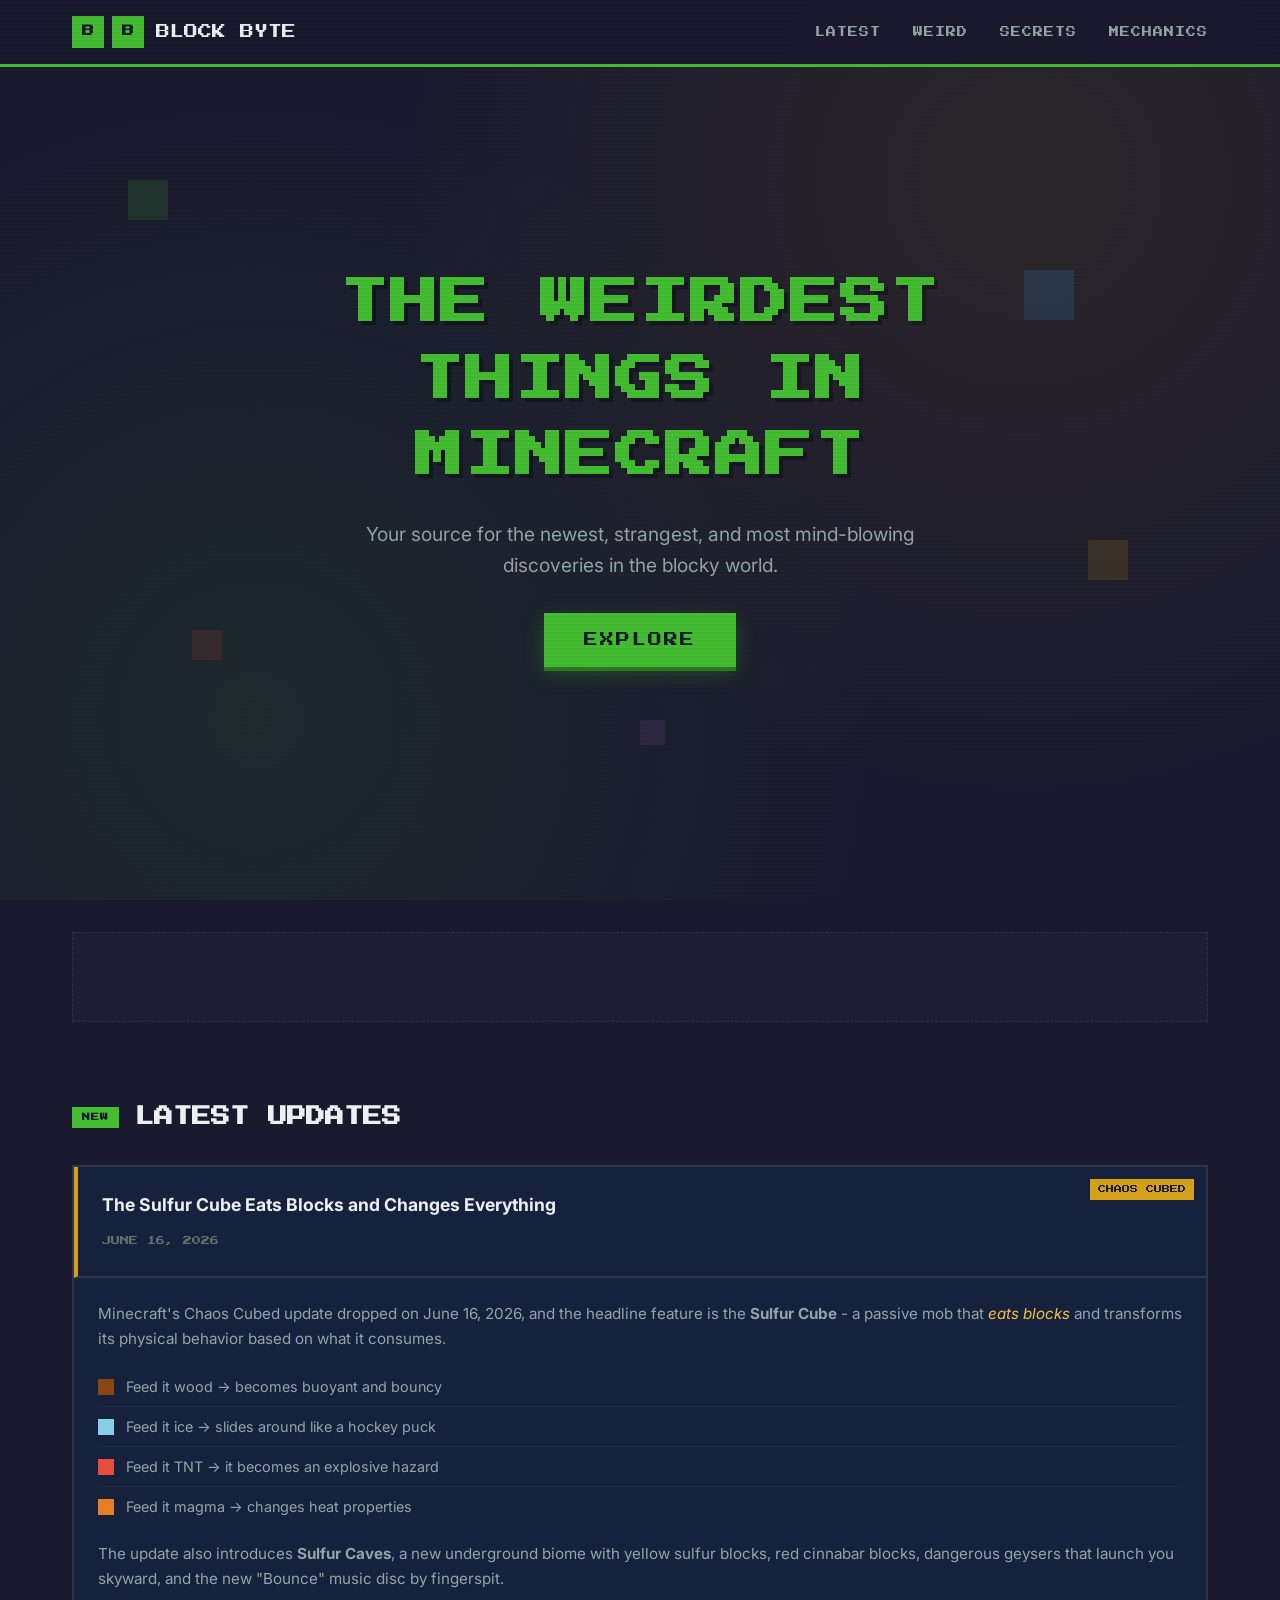
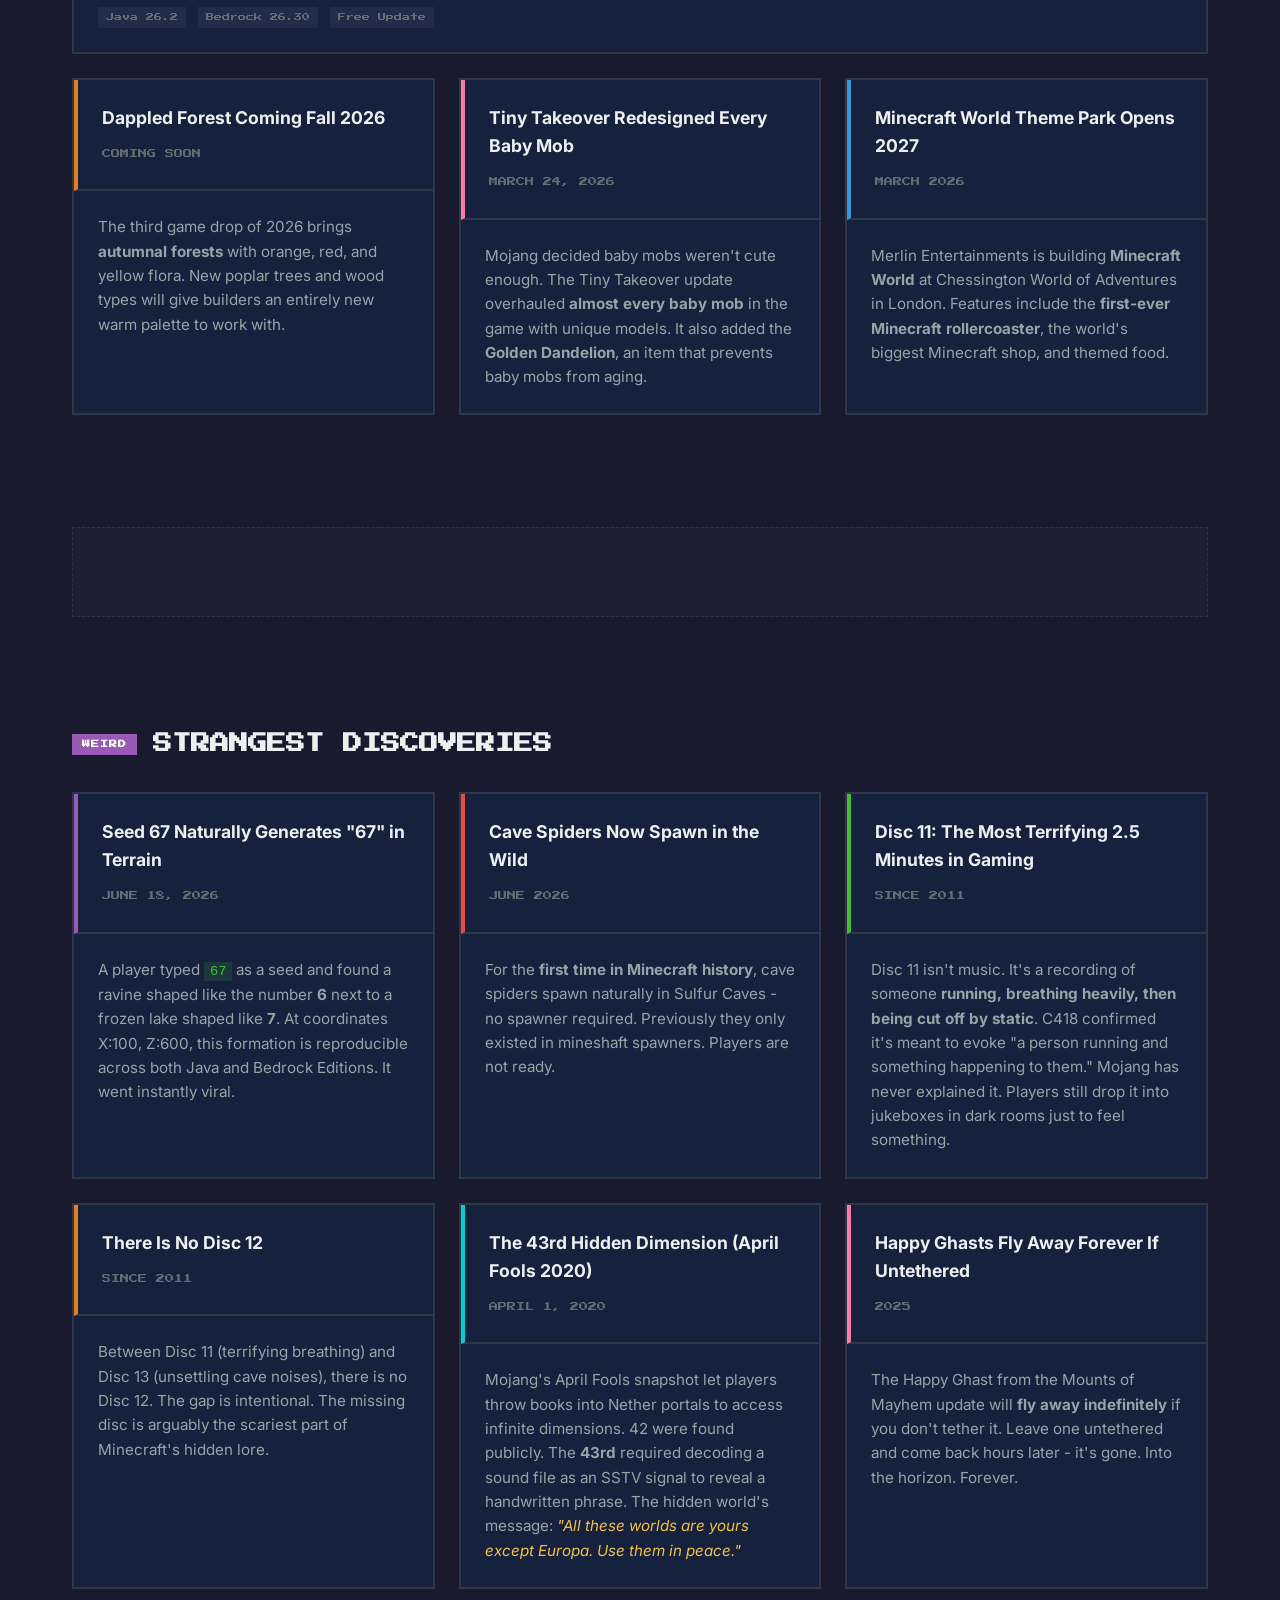
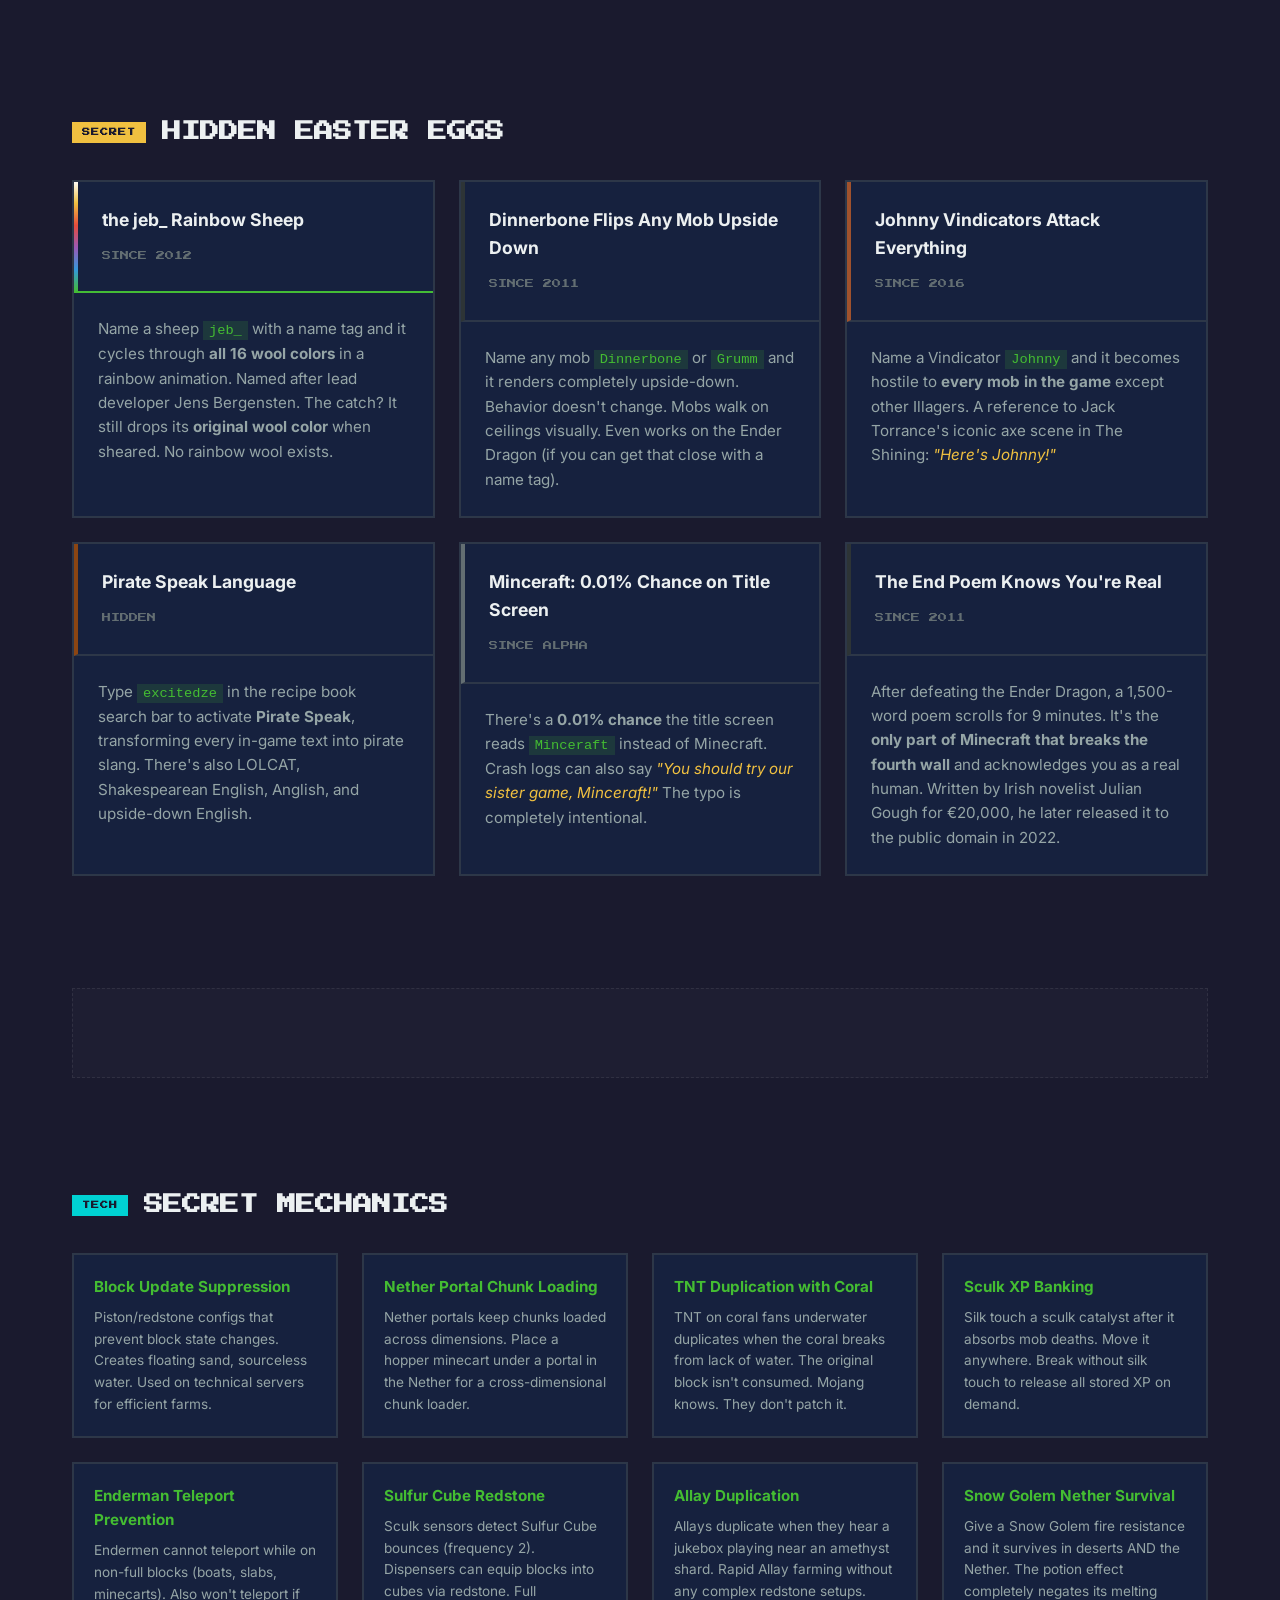
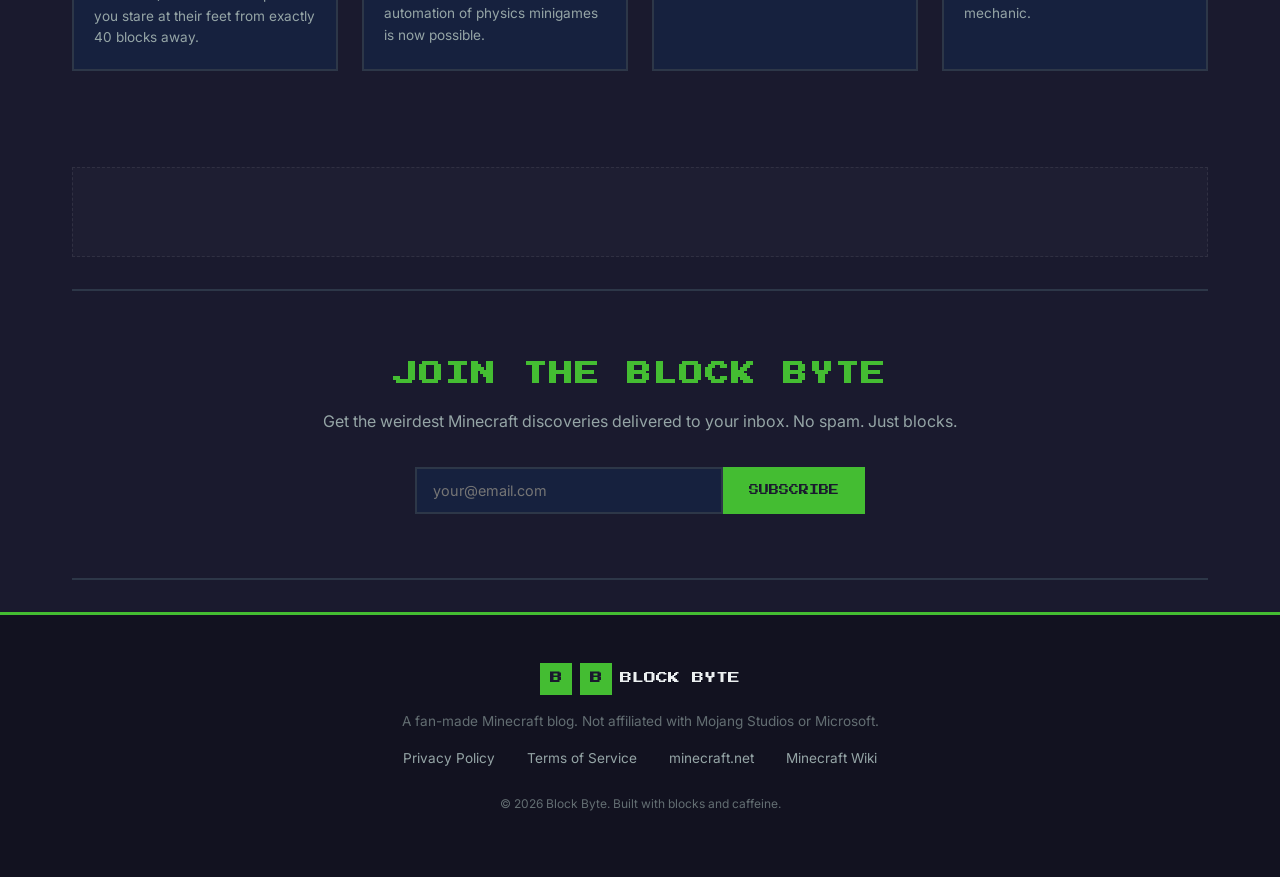
<file: index.html>
<!DOCTYPE html>
<html lang="en">
<head>
    <meta charset="UTF-8">
    <meta name="viewport" content="width=device-width, initial-scale=1.0">
    <title>Block Byte - Minecraft Blog</title>
    <link rel="stylesheet" href="style.css">
    <link rel="preconnect" href="https://fonts.googleapis.com">
    <link href="https://fonts.googleapis.com/css2?family=Press+Start+2P&family=Inter:wght@400;500;600;700&display=swap" rel="stylesheet">
    <script async src="https://pagead2.googlesyndication.com/pagead/js/adsbygoogle.js?client=ca-pub-4324650161214773" crossorigin="anonymous"></script>
</head>
<body>
    <div class="scanlines"></div>

    <header>
        <nav>
            <div class="logo">
                <span class="logo-block">B</span><span class="logo-block">B</span>
                <span class="logo-text">BLOCK BYTE</span>
            </div>
            <div class="nav-links">
                <a href="#latest">Latest</a>
                <a href="#weird">Weird</a>
                <a href="#secrets">Secrets</a>
                <a href="#mechanics">Mechanics</a>
            </div>
            <button class="menu-toggle" aria-label="Toggle menu">
                <span></span><span></span><span></span>
            </button>
        </nav>
    </header>

    <section class="hero">
        <div class="hero-content">
            <h1 class="pixel-text">THE WEIRDEST THINGS IN MINECRAFT</h1>
            <p>Your source for the newest, strangest, and most mind-blowing discoveries in the blocky world.</p>
            <a href="#latest" class="cta-btn">EXPLORE</a>
        </div>
        <div class="hero-decoration">
            <div class="floating-block b1"></div>
            <div class="floating-block b2"></div>
            <div class="floating-block b3"></div>
            <div class="floating-block b4"></div>
            <div class="floating-block b5"></div>
        </div>
    </section>

    <main>
        <div class="ad-container ad-top">
            <ins class="adsbygoogle"
                 style="display:block"
                 data-ad-client="ca-pub-4324650161214773"
                 data-ad-slot="1111111111"
                 data-ad-format="horizontal"
                 data-full-width-responsive="true"></ins>
            <script>(adsbygoogle = window.adsbygoogle || []).push({});</script>
        </div>

        <section id="latest" class="section">
            <h2 class="section-title"><span class="tag new">NEW</span> LATEST UPDATES</h2>
            <div class="grid">

                <article class="card featured">
                    <div class="card-badge">CHAOS CUBED</div>
                    <div class="card-header sulfur">
                        <h3>The Sulfur Cube Eats Blocks and Changes Everything</h3>
                        <span class="date">June 16, 2026</span>
                    </div>
                    <div class="card-body">
                        <p>Minecraft's Chaos Cubed update dropped on June 16, 2026, and the headline feature is the <strong>Sulfur Cube</strong> - a passive mob that <em>eats blocks</em> and transforms its physical behavior based on what it consumes.</p>
                        <ul class="feature-list">
                            <li><span class="block-icon wood"></span> Feed it wood → becomes buoyant and bouncy</li>
                            <li><span class="block-icon ice"></span> Feed it ice → slides around like a hockey puck</li>
                            <li><span class="block-icon tnt"></span> Feed it TNT → it becomes an explosive hazard</li>
                            <li><span class="block-icon magma"></span> Feed it magma → changes heat properties</li>
                        </ul>
                        <p>The update also introduces <strong>Sulfur Caves</strong>, a new underground biome with yellow sulfur blocks, red cinnabar blocks, dangerous geysers that launch you skyward, and the new "Bounce" music disc by fingerspit.</p>
                        <div class="card-stats">
                            <span>Java 26.2</span>
                            <span>Bedrock 26.30</span>
                            <span>Free Update</span>
                        </div>
                    </div>
                </article>

                <article class="card">
                    <div class="card-header autumn">
                        <h3>Dappled Forest Coming Fall 2026</h3>
                        <span class="date">Coming Soon</span>
                    </div>
                    <div class="card-body">
                        <p>The third game drop of 2026 brings <strong>autumnal forests</strong> with orange, red, and yellow flora. New poplar trees and wood types will give builders an entirely new warm palette to work with.</p>
                    </div>
                </article>

                <article class="card">
                    <div class="card-header tiny">
                        <h3>Tiny Takeover Redesigned Every Baby Mob</h3>
                        <span class="date">March 24, 2026</span>
                    </div>
                    <div class="card-body">
                        <p>Mojang decided baby mobs weren't cute enough. The Tiny Takeover update overhauled <strong>almost every baby mob</strong> in the game with unique models. It also added the <strong>Golden Dandelion</strong>, an item that prevents baby mobs from aging.</p>
                    </div>
                </article>

                <article class="card">
                    <div class="card-header theme-park">
                        <h3>Minecraft World Theme Park Opens 2027</h3>
                        <span class="date">March 2026</span>
                    </div>
                    <div class="card-body">
                        <p>Merlin Entertainments is building <strong>Minecraft World</strong> at Chessington World of Adventures in London. Features include the <strong>first-ever Minecraft rollercoaster</strong>, the world's biggest Minecraft shop, and themed food.</p>
                    </div>
                </article>

            </div>
        </section>

        <div class="ad-container ad-mid">
            <ins class="adsbygoogle"
                 style="display:block"
                 data-ad-client="ca-pub-4324650161214773"
                 data-ad-slot="2222222222"
                 data-ad-format="auto"
                 data-full-width-responsive="true"></ins>
            <script>(adsbygoogle = window.adsbygoogle || []).push({});</script>
        </div>

        <section id="weird" class="section">
            <h2 class="section-title"><span class="tag weird">WEIRD</span> STRANGEST DISCOVERIES</h2>
            <div class="grid">

                <article class="card">
                    <div class="card-header purple">
                        <h3>Seed 67 Naturally Generates "67" in Terrain</h3>
                        <span class="date">June 18, 2026</span>
                    </div>
                    <div class="card-body">
                        <p>A player typed <code>67</code> as a seed and found a ravine shaped like the number <strong>6</strong> next to a frozen lake shaped like <strong>7</strong>. At coordinates X:100, Z:600, this formation is reproducible across both Java and Bedrock Editions. It went instantly viral.</p>
                    </div>
                </article>

                <article class="card">
                    <div class="card-header red">
                        <h3>Cave Spiders Now Spawn in the Wild</h3>
                        <span class="date">June 2026</span>
                    </div>
                    <div class="card-body">
                        <p>For the <strong>first time in Minecraft history</strong>, cave spiders spawn naturally in Sulfur Caves - no spawner required. Previously they only existed in mineshaft spawners. Players are not ready.</p>
                    </div>
                </article>

                <article class="card">
                    <div class="card-header green">
                        <h3>Disc 11: The Most Terrifying 2.5 Minutes in Gaming</h3>
                        <span class="date">Since 2011</span>
                    </div>
                    <div class="card-body">
                        <p>Disc 11 isn't music. It's a recording of someone <strong>running, breathing heavily, then being cut off by static</strong>. C418 confirmed it's meant to evoke "a person running and something happening to them." Mojang has never explained it. Players still drop it into jukeboxes in dark rooms just to feel something.</p>
                    </div>
                </article>

                <article class="card">
                    <div class="card-header orange">
                        <h3>There Is No Disc 12</h3>
                        <span class="date">Since 2011</span>
                    </div>
                    <div class="card-body">
                        <p>Between Disc 11 (terrifying breathing) and Disc 13 (unsettling cave noises), there is no Disc 12. The gap is intentional. The missing disc is arguably the scariest part of Minecraft's hidden lore.</p>
                    </div>
                </article>

                <article class="card">
                    <div class="card-header cyan">
                        <h3>The 43rd Hidden Dimension (April Fools 2020)</h3>
                        <span class="date">April 1, 2020</span>
                    </div>
                    <div class="card-body">
                        <p>Mojang's April Fools snapshot let players throw books into Nether portals to access infinite dimensions. 42 were found publicly. The <strong>43rd</strong> required decoding a sound file as an SSTV signal to reveal a handwritten phrase. The hidden world's message: <em>"All these worlds are yours except Europa. Use them in peace."</em></p>
                    </div>
                </article>

                <article class="card">
                    <div class="card-header pink">
                        <h3>Happy Ghasts Fly Away Forever If Untethered</h3>
                        <span class="date">2025</span>
                    </div>
                    <div class="card-body">
                        <p>The Happy Ghast from the Mounts of Mayhem update will <strong>fly away indefinitely</strong> if you don't tether it. Leave one untethered and come back hours later - it's gone. Into the horizon. Forever.</p>
                    </div>
                </article>

            </div>
        </section>

        <section id="secrets" class="section">
            <h2 class="section-title"><span class="tag secret">SECRET</span> HIDDEN EASTER EGGS</h2>
            <div class="grid">

                <article class="card">
                    <div class="card-header rainbow">
                        <h3>the jeb_ Rainbow Sheep</h3>
                        <span class="date">Since 2012</span>
                    </div>
                    <div class="card-body">
                        <p>Name a sheep <code>jeb_</code> with a name tag and it cycles through <strong>all 16 wool colors</strong> in a rainbow animation. Named after lead developer Jens Bergensten. The catch? It still drops its <strong>original wool color</strong> when sheared. No rainbow wool exists.</p>
                    </div>
                </article>

                <article class="card">
                    <div class="card-header dark">
                        <h3>Dinnerbone Flips Any Mob Upside Down</h3>
                        <span class="date">Since 2011</span>
                    </div>
                    <div class="card-body">
                        <p>Name any mob <code>Dinnerbone</code> or <code>Grumm</code> and it renders completely upside-down. Behavior doesn't change. Mobs walk on ceilings visually. Even works on the Ender Dragon (if you can get that close with a name tag).</p>
                    </div>
                </article>

                <article class="card">
                    <div class="card-header axe">
                        <h3>Johnny Vindicators Attack Everything</h3>
                        <span class="date">Since 2016</span>
                    </div>
                    <div class="card-body">
                        <p>Name a Vindicator <code>Johnny</code> and it becomes hostile to <strong>every mob in the game</strong> except other Illagers. A reference to Jack Torrance's iconic axe scene in The Shining: <em>"Here's Johnny!"</em></p>
                    </div>
                </article>

                <article class="card">
                    <div class="card-header ship">
                        <h3>Pirate Speak Language</h3>
                        <span class="date">Hidden</span>
                    </div>
                    <div class="card-body">
                        <p>Type <code>excitedze</code> in the recipe book search bar to activate <strong>Pirate Speak</strong>, transforming every in-game text into pirate slang. There's also LOLCAT, Shakespearean English, Anglish, and upside-down English.</p>
                    </div>
                </article>

                <article class="card">
                    <div class="card-header ghost">
                        <h3>Minceraft: 0.01% Chance on Title Screen</h3>
                        <span class="date">Since Alpha</span>
                    </div>
                    <div class="card-body">
                        <p>There's a <strong>0.01% chance</strong> the title screen reads <code>Minceraft</code> instead of Minecraft. Crash logs can also say <em>"You should try our sister game, Minceraft!"</em> The typo is completely intentional.</p>
                    </div>
                </article>

                <article class="card">
                    <div class="card-header void">
                        <h3>The End Poem Knows You're Real</h3>
                        <span class="date">Since 2011</span>
                    </div>
                    <div class="card-body">
                        <p>After defeating the Ender Dragon, a 1,500-word poem scrolls for 9 minutes. It's the <strong>only part of Minecraft that breaks the fourth wall</strong> and acknowledges you as a real human. Written by Irish novelist Julian Gough for €20,000, he later released it to the public domain in 2022.</p>
                    </div>
                </article>

            </div>
        </section>

        <div class="ad-container ad-mid">
            <ins class="adsbygoogle"
                 style="display:block"
                 data-ad-client="ca-pub-4324650161214773"
                 data-ad-slot="3333333333"
                 data-ad-format="auto"
                 data-full-width-responsive="true"></ins>
            <script>(adsbygoogle = window.adsbygoogle || []).push({});</script>
        </div>

        <section id="mechanics" class="section">
            <h2 class="section-title"><span class="tag tech">TECH</span> SECRET MECHANICS</h2>
            <div class="grid three-col">

                <article class="card compact">
                    <div class="card-body">
                        <h4>Block Update Suppression</h4>
                        <p>Piston/redstone configs that prevent block state changes. Creates floating sand, sourceless water. Used on technical servers for efficient farms.</p>
                    </div>
                </article>

                <article class="card compact">
                    <div class="card-body">
                        <h4>Nether Portal Chunk Loading</h4>
                        <p>Nether portals keep chunks loaded across dimensions. Place a hopper minecart under a portal in the Nether for a cross-dimensional chunk loader.</p>
                    </div>
                </article>

                <article class="card compact">
                    <div class="card-body">
                        <h4>TNT Duplication with Coral</h4>
                        <p>TNT on coral fans underwater duplicates when the coral breaks from lack of water. The original block isn't consumed. Mojang knows. They don't patch it.</p>
                    </div>
                </article>

                <article class="card compact">
                    <div class="card-body">
                        <h4>Sculk XP Banking</h4>
                        <p>Silk touch a sculk catalyst after it absorbs mob deaths. Move it anywhere. Break without silk touch to release all stored XP on demand.</p>
                    </div>
                </article>

                <article class="card compact">
                    <div class="card-body">
                        <h4>Enderman Teleport Prevention</h4>
                        <p>Endermen cannot teleport while on non-full blocks (boats, slabs, minecarts). Also won't teleport if you stare at their feet from exactly 40 blocks away.</p>
                    </div>
                </article>

                <article class="card compact">
                    <div class="card-body">
                        <h4>Sulfur Cube Redstone</h4>
                        <p>Sculk sensors detect Sulfur Cube bounces (frequency 2). Dispensers can equip blocks into cubes via redstone. Full automation of physics minigames is now possible.</p>
                    </div>
                </article>

                <article class="card compact">
                    <div class="card-body">
                        <h4>Allay Duplication</h4>
                        <p>Allays duplicate when they hear a jukebox playing near an amethyst shard. Rapid Allay farming without any complex redstone setups.</p>
                    </div>
                </article>

                <article class="card compact">
                    <div class="card-body">
                        <h4>Snow Golem Nether Survival</h4>
                        <p>Give a Snow Golem fire resistance and it survives in deserts AND the Nether. The potion effect completely negates its melting mechanic.</p>
                    </div>
                </article>

            </div>
        </section>

        <div class="ad-container ad-bottom">
            <ins class="adsbygoogle"
                 style="display:block"
                 data-ad-client="ca-pub-4324650161214773"
                 data-ad-slot="4444444444"
                 data-ad-format="horizontal"
                 data-full-width-responsive="true"></ins>
            <script>(adsbygoogle = window.adsbygoogle || []).push({});</script>
        </div>

        <section class="newsletter">
            <div class="newsletter-content">
                <h2 class="pixel-text">JOIN THE BLOCK BYTE</h2>
                <p>Get the weirdest Minecraft discoveries delivered to your inbox. No spam. Just blocks.</p>
                <form class="newsletter-form" onsubmit="event.preventDefault(); this.querySelector('button').textContent='SUBSCRIBED!'; this.querySelector('input').disabled=true;">
                    <input type="email" placeholder="your@email.com" required>
                    <button type="submit">SUBSCRIBE</button>
                </form>
            </div>
        </section>
    </main>

    <footer>
        <div class="footer-content">
            <div class="footer-logo">
                <span class="logo-block">B</span><span class="logo-block">B</span>
                <span>BLOCK BYTE</span>
            </div>
            <p>A fan-made Minecraft blog. Not affiliated with Mojang Studios or Microsoft.</p>
            <div class="footer-links">
                <a href="privacy.html">Privacy Policy</a>
                <a href="terms.html">Terms of Service</a>
                <a href="https://www.minecraft.net" target="_blank">minecraft.net</a>
                <a href="https://minecraft.wiki" target="_blank">Minecraft Wiki</a>
            </div>
            <p class="copyright">&copy; 2026 Block Byte. Built with blocks and caffeine.</p>
        </div>
    </footer>

    <script src="script.js"></script>
</body>
</html>
</file>
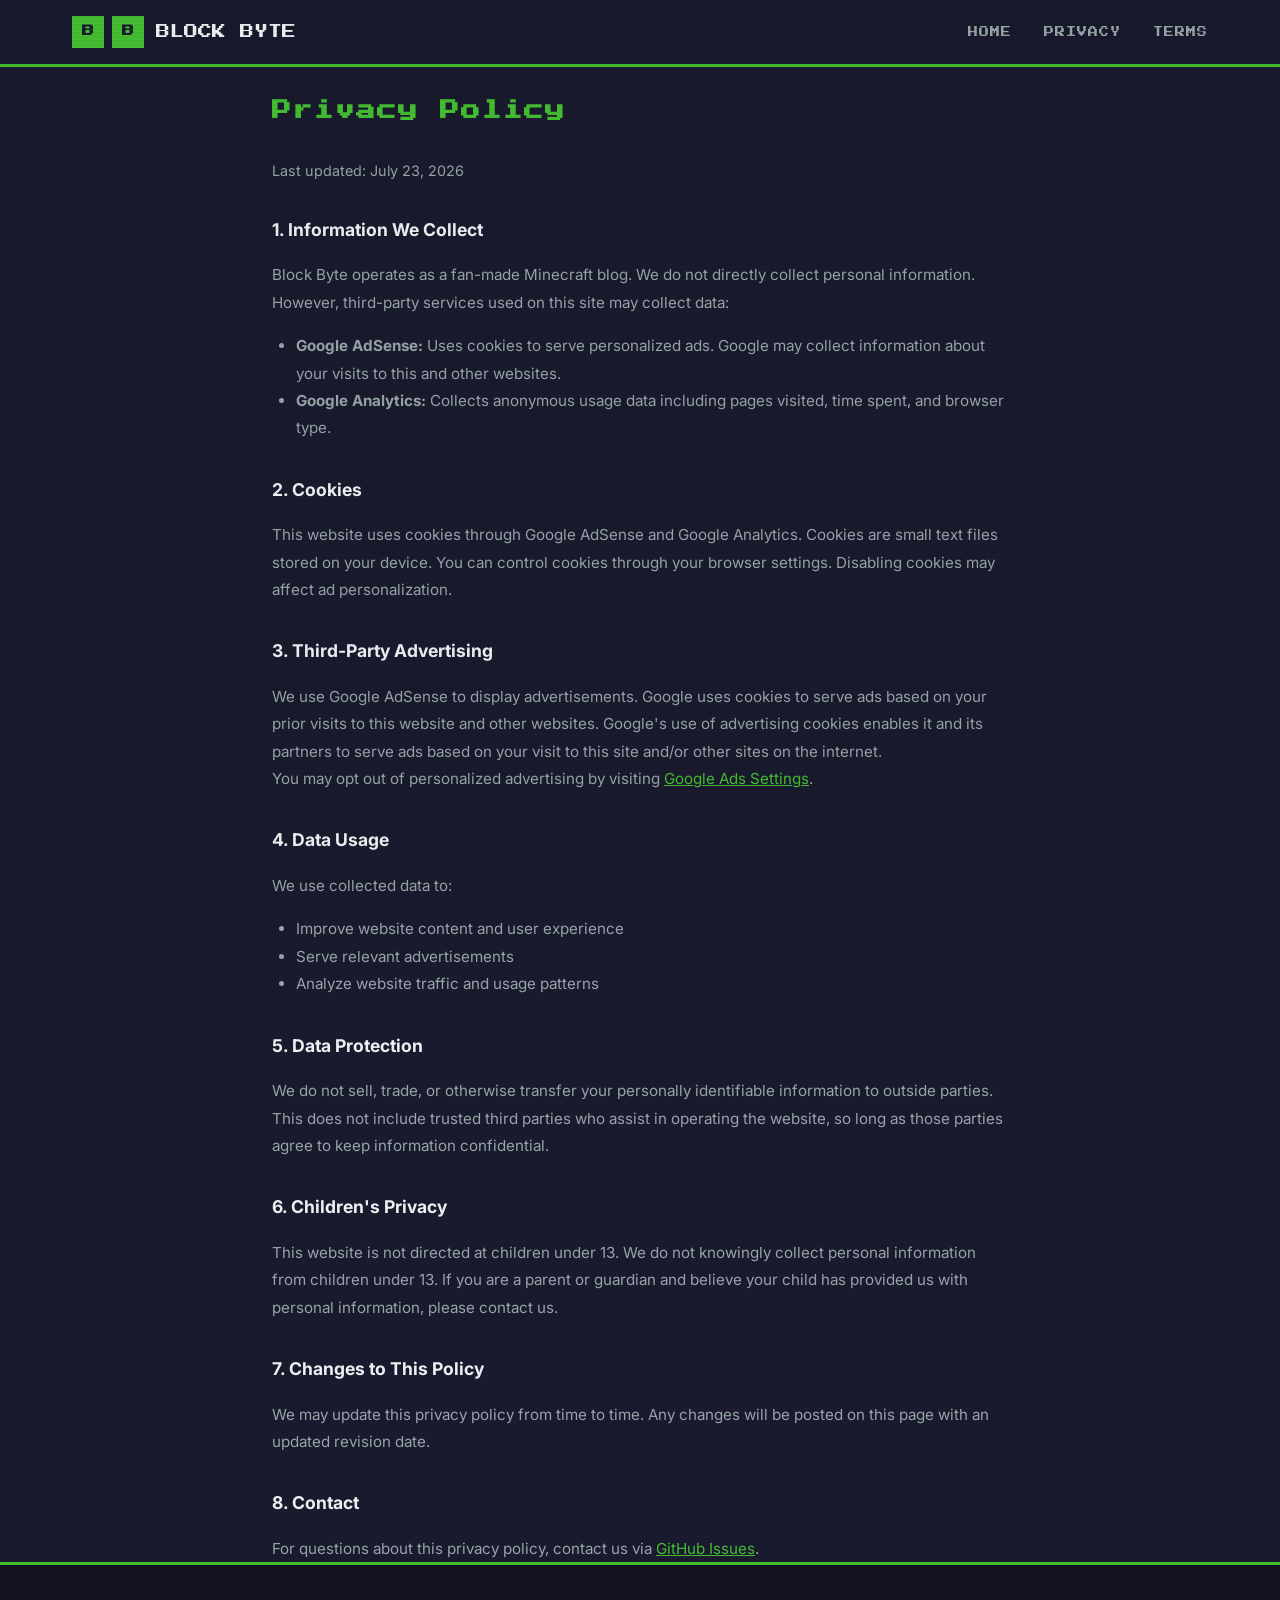
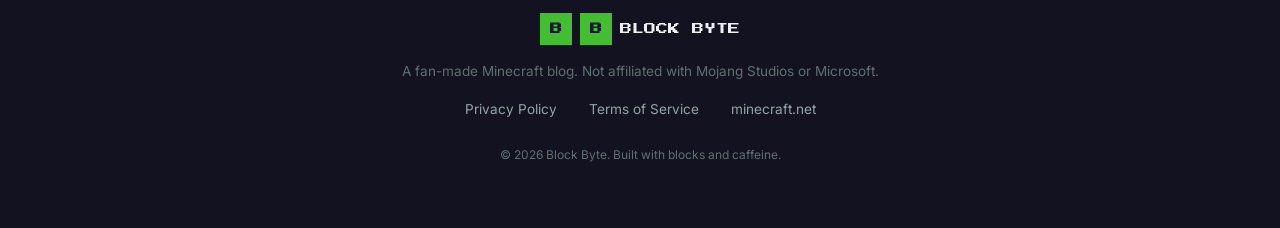
<file: privacy.html>
<!DOCTYPE html>
<html lang="en">
<head>
    <meta charset="UTF-8">
    <meta name="viewport" content="width=device-width, initial-scale=1.0">
    <title>Privacy Policy - Block Byte</title>
    <link rel="stylesheet" href="style.css">
    <link rel="preconnect" href="https://fonts.googleapis.com">
    <link href="https://fonts.googleapis.com/css2?family=Press+Start+2P&family=Inter:wght@400;500;600;700&display=swap" rel="stylesheet">
</head>
<body>
    <div class="scanlines"></div>

    <header>
        <nav>
            <div class="logo">
                <a href="index.html" style="text-decoration:none; display:flex; align-items:center; gap:0.5rem;">
                    <span class="logo-block">B</span><span class="logo-block">B</span>
                    <span class="logo-text">BLOCK BYTE</span>
                </a>
            </div>
            <div class="nav-links">
                <a href="index.html">Home</a>
                <a href="privacy.html">Privacy</a>
                <a href="terms.html">Terms</a>
            </div>
            <button class="menu-toggle" aria-label="Toggle menu">
                <span></span><span></span><span></span>
            </button>
        </nav>
    </header>

    <main style="padding-top: 6rem; max-width: 800px; margin: 0 auto; padding-left: 2rem; padding-right: 2rem;">
        <h1 class="pixel-text" style="font-size: 1.2rem; color: var(--accent-green); margin-bottom: 2rem;">Privacy Policy</h1>
        <p style="color: var(--text-secondary); margin-bottom: 1rem; font-size: 0.9rem;">Last updated: July 23, 2026</p>

        <div style="color: var(--text-secondary); line-height: 1.8; font-size: 0.95rem;">
            <h2 style="color: var(--text-primary); font-size: 1.1rem; margin: 2rem 0 1rem;">1. Information We Collect</h2>
            <p>Block Byte operates as a fan-made Minecraft blog. We do not directly collect personal information. However, third-party services used on this site may collect data:</p>
            <ul style="margin: 1rem 0; padding-left: 1.5rem;">
                <li><strong>Google AdSense:</strong> Uses cookies to serve personalized ads. Google may collect information about your visits to this and other websites.</li>
                <li><strong>Google Analytics:</strong> Collects anonymous usage data including pages visited, time spent, and browser type.</li>
            </ul>

            <h2 style="color: var(--text-primary); font-size: 1.1rem; margin: 2rem 0 1rem;">2. Cookies</h2>
            <p>This website uses cookies through Google AdSense and Google Analytics. Cookies are small text files stored on your device. You can control cookies through your browser settings. Disabling cookies may affect ad personalization.</p>

            <h2 style="color: var(--text-primary); font-size: 1.1rem; margin: 2rem 0 1rem;">3. Third-Party Advertising</h2>
            <p>We use Google AdSense to display advertisements. Google uses cookies to serve ads based on your prior visits to this website and other websites. Google's use of advertising cookies enables it and its partners to serve ads based on your visit to this site and/or other sites on the internet.</p>
            <p>You may opt out of personalized advertising by visiting <a href="https://www.google.com/settings/ads" target="_blank" style="color: var(--accent-green);">Google Ads Settings</a>.</p>

            <h2 style="color: var(--text-primary); font-size: 1.1rem; margin: 2rem 0 1rem;">4. Data Usage</h2>
            <p>We use collected data to:</p>
            <ul style="margin: 1rem 0; padding-left: 1.5rem;">
                <li>Improve website content and user experience</li>
                <li>Serve relevant advertisements</li>
                <li>Analyze website traffic and usage patterns</li>
            </ul>

            <h2 style="color: var(--text-primary); font-size: 1.1rem; margin: 2rem 0 1rem;">5. Data Protection</h2>
            <p>We do not sell, trade, or otherwise transfer your personally identifiable information to outside parties. This does not include trusted third parties who assist in operating the website, so long as those parties agree to keep information confidential.</p>

            <h2 style="color: var(--text-primary); font-size: 1.1rem; margin: 2rem 0 1rem;">6. Children's Privacy</h2>
            <p>This website is not directed at children under 13. We do not knowingly collect personal information from children under 13. If you are a parent or guardian and believe your child has provided us with personal information, please contact us.</p>

            <h2 style="color: var(--text-primary); font-size: 1.1rem; margin: 2rem 0 1rem;">7. Changes to This Policy</h2>
            <p>We may update this privacy policy from time to time. Any changes will be posted on this page with an updated revision date.</p>

            <h2 style="color: var(--text-primary); font-size: 1.1rem; margin: 2rem 0 1rem;">8. Contact</h2>
            <p>For questions about this privacy policy, contact us via <a href="https://github.com/Block-Byte/Block-Byte.github.io/issues" target="_blank" style="color: var(--accent-green);">GitHub Issues</a>.</p>
        </div>
    </main>

    <footer>
        <div class="footer-content">
            <div class="footer-logo">
                <span class="logo-block">B</span><span class="logo-block">B</span>
                <span>BLOCK BYTE</span>
            </div>
            <p>A fan-made Minecraft blog. Not affiliated with Mojang Studios or Microsoft.</p>
            <div class="footer-links">
                <a href="privacy.html">Privacy Policy</a>
                <a href="terms.html">Terms of Service</a>
                <a href="https://www.minecraft.net" target="_blank">minecraft.net</a>
            </div>
            <p class="copyright">&copy; 2026 Block Byte. Built with blocks and caffeine.</p>
        </div>
    </footer>

    <script>
        document.querySelector('.menu-toggle')?.addEventListener('click', () => {
            document.querySelector('.nav-links').classList.toggle('active');
        });
    </script>
</body>
</html>
</file>
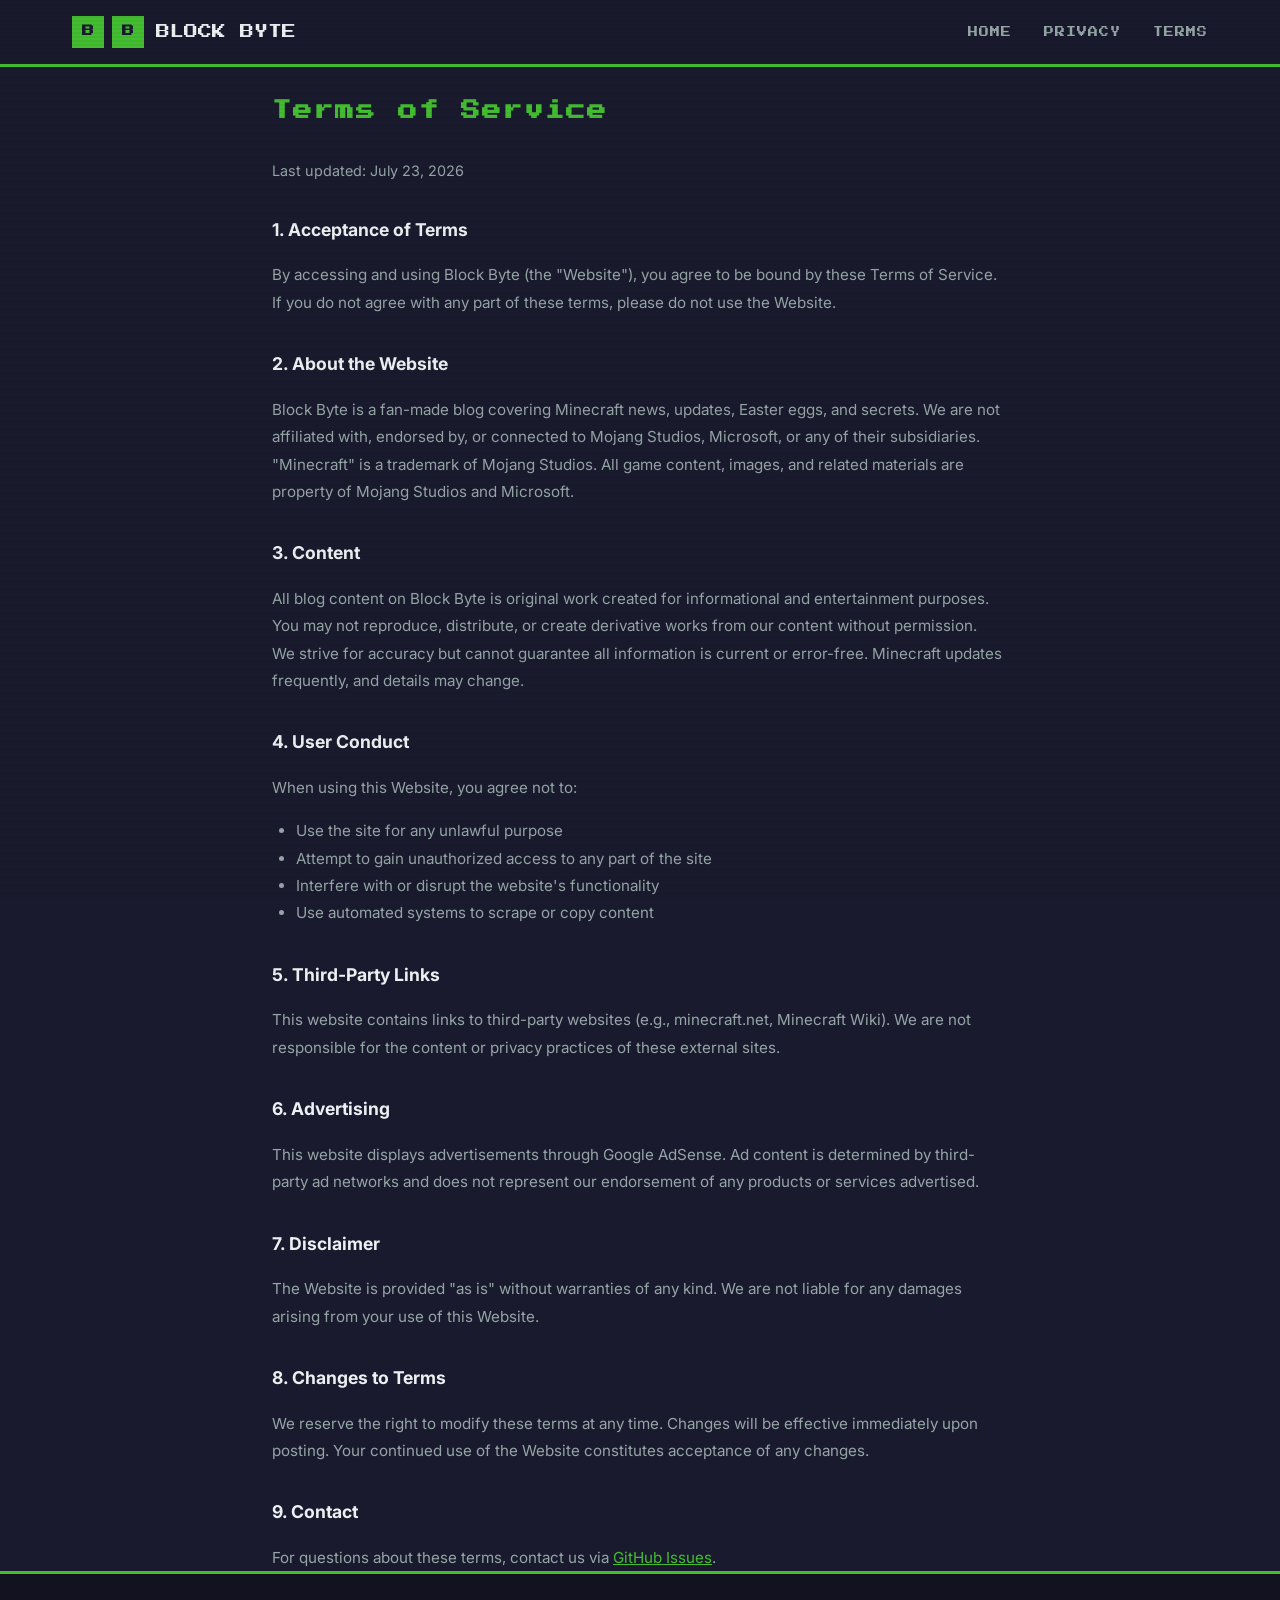
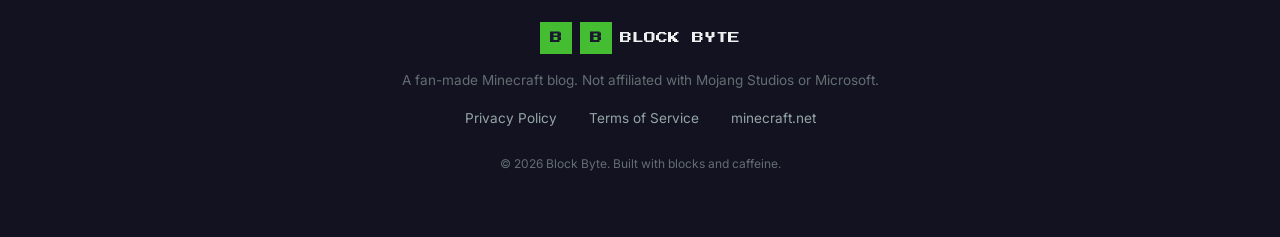
<file: terms.html>
<!DOCTYPE html>
<html lang="en">
<head>
    <meta charset="UTF-8">
    <meta name="viewport" content="width=device-width, initial-scale=1.0">
    <title>Terms of Service - Block Byte</title>
    <link rel="stylesheet" href="style.css">
    <link rel="preconnect" href="https://fonts.googleapis.com">
    <link href="https://fonts.googleapis.com/css2?family=Press+Start+2P&family=Inter:wght@400;500;600;700&display=swap" rel="stylesheet">
</head>
<body>
    <div class="scanlines"></div>

    <header>
        <nav>
            <div class="logo">
                <a href="index.html" style="text-decoration:none; display:flex; align-items:center; gap:0.5rem;">
                    <span class="logo-block">B</span><span class="logo-block">B</span>
                    <span class="logo-text">BLOCK BYTE</span>
                </a>
            </div>
            <div class="nav-links">
                <a href="index.html">Home</a>
                <a href="privacy.html">Privacy</a>
                <a href="terms.html">Terms</a>
            </div>
            <button class="menu-toggle" aria-label="Toggle menu">
                <span></span><span></span><span></span>
            </button>
        </nav>
    </header>

    <main style="padding-top: 6rem; max-width: 800px; margin: 0 auto; padding-left: 2rem; padding-right: 2rem;">
        <h1 class="pixel-text" style="font-size: 1.2rem; color: var(--accent-green); margin-bottom: 2rem;">Terms of Service</h1>
        <p style="color: var(--text-secondary); margin-bottom: 1rem; font-size: 0.9rem;">Last updated: July 23, 2026</p>

        <div style="color: var(--text-secondary); line-height: 1.8; font-size: 0.95rem;">
            <h2 style="color: var(--text-primary); font-size: 1.1rem; margin: 2rem 0 1rem;">1. Acceptance of Terms</h2>
            <p>By accessing and using Block Byte (the "Website"), you agree to be bound by these Terms of Service. If you do not agree with any part of these terms, please do not use the Website.</p>

            <h2 style="color: var(--text-primary); font-size: 1.1rem; margin: 2rem 0 1rem;">2. About the Website</h2>
            <p>Block Byte is a fan-made blog covering Minecraft news, updates, Easter eggs, and secrets. We are not affiliated with, endorsed by, or connected to Mojang Studios, Microsoft, or any of their subsidiaries.</p>
            <p>"Minecraft" is a trademark of Mojang Studios. All game content, images, and related materials are property of Mojang Studios and Microsoft.</p>

            <h2 style="color: var(--text-primary); font-size: 1.1rem; margin: 2rem 0 1rem;">3. Content</h2>
            <p>All blog content on Block Byte is original work created for informational and entertainment purposes. You may not reproduce, distribute, or create derivative works from our content without permission.</p>
            <p>We strive for accuracy but cannot guarantee all information is current or error-free. Minecraft updates frequently, and details may change.</p>

            <h2 style="color: var(--text-primary); font-size: 1.1rem; margin: 2rem 0 1rem;">4. User Conduct</h2>
            <p>When using this Website, you agree not to:</p>
            <ul style="margin: 1rem 0; padding-left: 1.5rem;">
                <li>Use the site for any unlawful purpose</li>
                <li>Attempt to gain unauthorized access to any part of the site</li>
                <li>Interfere with or disrupt the website's functionality</li>
                <li>Use automated systems to scrape or copy content</li>
            </ul>

            <h2 style="color: var(--text-primary); font-size: 1.1rem; margin: 2rem 0 1rem;">5. Third-Party Links</h2>
            <p>This website contains links to third-party websites (e.g., minecraft.net, Minecraft Wiki). We are not responsible for the content or privacy practices of these external sites.</p>

            <h2 style="color: var(--text-primary); font-size: 1.1rem; margin: 2rem 0 1rem;">6. Advertising</h2>
            <p>This website displays advertisements through Google AdSense. Ad content is determined by third-party ad networks and does not represent our endorsement of any products or services advertised.</p>

            <h2 style="color: var(--text-primary); font-size: 1.1rem; margin: 2rem 0 1rem;">7. Disclaimer</h2>
            <p>The Website is provided "as is" without warranties of any kind. We are not liable for any damages arising from your use of this Website.</p>

            <h2 style="color: var(--text-primary); font-size: 1.1rem; margin: 2rem 0 1rem;">8. Changes to Terms</h2>
            <p>We reserve the right to modify these terms at any time. Changes will be effective immediately upon posting. Your continued use of the Website constitutes acceptance of any changes.</p>

            <h2 style="color: var(--text-primary); font-size: 1.1rem; margin: 2rem 0 1rem;">9. Contact</h2>
            <p>For questions about these terms, contact us via <a href="https://github.com/Block-Byte/Block-Byte.github.io/issues" target="_blank" style="color: var(--accent-green);">GitHub Issues</a>.</p>
        </div>
    </main>

    <footer>
        <div class="footer-content">
            <div class="footer-logo">
                <span class="logo-block">B</span><span class="logo-block">B</span>
                <span>BLOCK BYTE</span>
            </div>
            <p>A fan-made Minecraft blog. Not affiliated with Mojang Studios or Microsoft.</p>
            <div class="footer-links">
                <a href="privacy.html">Privacy Policy</a>
                <a href="terms.html">Terms of Service</a>
                <a href="https://www.minecraft.net" target="_blank">minecraft.net</a>
            </div>
            <p class="copyright">&copy; 2026 Block Byte. Built with blocks and caffeine.</p>
        </div>
    </footer>

    <script>
        document.querySelector('.menu-toggle')?.addEventListener('click', () => {
            document.querySelector('.nav-links').classList.toggle('active');
        });
    </script>
</body>
</html>
</file>
<file: style.css>
:root {
    --bg-dark: #1a1a2e;
    --bg-card: #16213e;
    --bg-card-hover: #1a2745;
    --accent-green: #44bd32;
    --accent-yellow: #f0c040;
    --accent-red: #e74c3c;
    --accent-blue: #3498db;
    --accent-purple: #9b59b6;
    --accent-orange: #e67e22;
    --accent-cyan: #00d2d3;
    --accent-pink: #fd79a8;
    --text-primary: #ecf0f1;
    --text-secondary: #95a5a6;
    --text-muted: #636e72;
    --border: #2d3748;
    --sulfur: #d4a017;
    --cinnabar: #c0392b;
    --font-pixel: 'Press Start 2P', monospace;
    --font-body: 'Inter', -apple-system, BlinkMacSystemFont, sans-serif;
}

* {
    margin: 0;
    padding: 0;
    box-sizing: border-box;
}

html {
    scroll-behavior: smooth;
}

body {
    font-family: var(--font-body);
    background: var(--bg-dark);
    color: var(--text-primary);
    line-height: 1.6;
    overflow-x: hidden;
}

.scanlines {
    position: fixed;
    top: 0;
    left: 0;
    width: 100%;
    height: 100%;
    pointer-events: none;
    z-index: 9999;
    background: repeating-linear-gradient(
        0deg,
        transparent,
        transparent 2px,
        rgba(0, 0, 0, 0.03) 2px,
        rgba(0, 0, 0, 0.03) 4px
    );
}

.pixel-text {
    font-family: var(--font-pixel);
    letter-spacing: 2px;
}

/* Header */
header {
    position: fixed;
    top: 0;
    width: 100%;
    z-index: 1000;
    background: rgba(26, 26, 46, 0.95);
    backdrop-filter: blur(10px);
    border-bottom: 3px solid var(--accent-green);
}

nav {
    max-width: 1200px;
    margin: 0 auto;
    padding: 1rem 2rem;
    display: flex;
    align-items: center;
    justify-content: space-between;
}

.logo {
    display: flex;
    align-items: center;
    gap: 0.5rem;
}

.logo-block {
    display: inline-flex;
    align-items: center;
    justify-content: center;
    width: 32px;
    height: 32px;
    background: var(--accent-green);
    color: var(--bg-dark);
    font-family: var(--font-pixel);
    font-size: 12px;
    font-weight: bold;
    image-rendering: pixelated;
}

.logo-text {
    font-family: var(--font-pixel);
    font-size: 14px;
    color: var(--text-primary);
    margin-left: 0.25rem;
}

.nav-links {
    display: flex;
    gap: 2rem;
}

.nav-links a {
    color: var(--text-secondary);
    text-decoration: none;
    font-family: var(--font-pixel);
    font-size: 10px;
    text-transform: uppercase;
    letter-spacing: 1px;
    transition: color 0.3s;
}

.nav-links a:hover {
    color: var(--accent-green);
}

.menu-toggle {
    display: none;
    flex-direction: column;
    gap: 5px;
    background: none;
    border: none;
    cursor: pointer;
}

.menu-toggle span {
    width: 25px;
    height: 3px;
    background: var(--text-primary);
    transition: 0.3s;
}

/* Hero */
.hero {
    min-height: 100vh;
    display: flex;
    align-items: center;
    justify-content: center;
    text-align: center;
    padding: 6rem 2rem 4rem;
    position: relative;
    overflow: hidden;
    background: 
        radial-gradient(circle at 20% 80%, rgba(68, 189, 50, 0.1) 0%, transparent 50%),
        radial-gradient(circle at 80% 20%, rgba(212, 160, 23, 0.1) 0%, transparent 50%),
        var(--bg-dark);
}

.hero-content {
    max-width: 800px;
    z-index: 2;
}

.hero h1 {
    font-size: clamp(1.5rem, 4vw, 3rem);
    margin-bottom: 1.5rem;
    color: var(--accent-green);
    text-shadow: 4px 4px 0px rgba(0,0,0,0.3);
}

.hero p {
    font-size: 1.2rem;
    color: var(--text-secondary);
    margin-bottom: 2rem;
    max-width: 600px;
    margin-left: auto;
    margin-right: auto;
}

.cta-btn {
    display: inline-block;
    padding: 1rem 2.5rem;
    background: var(--accent-green);
    color: var(--bg-dark);
    text-decoration: none;
    font-family: var(--font-pixel);
    font-size: 14px;
    letter-spacing: 2px;
    border: none;
    cursor: pointer;
    transition: all 0.3s;
    box-shadow: 0 4px 0 #2d7a1e, 0 6px 20px rgba(68, 189, 50, 0.3);
}

.cta-btn:hover {
    transform: translateY(-2px);
    box-shadow: 0 6px 0 #2d7a1e, 0 8px 30px rgba(68, 189, 50, 0.4);
}

.hero-decoration {
    position: absolute;
    top: 0;
    left: 0;
    width: 100%;
    height: 100%;
    pointer-events: none;
}

.floating-block {
    position: absolute;
    width: 40px;
    height: 40px;
    opacity: 0.15;
    animation: float 6s ease-in-out infinite;
}

.b1 { background: var(--accent-green); top: 20%; left: 10%; animation-delay: 0s; }
.b2 { background: var(--sulfur); top: 60%; left: 85%; animation-delay: 1s; }
.b3 { background: var(--cinnabar); top: 70%; left: 15%; animation-delay: 2s; width: 30px; height: 30px; }
.b4 { background: var(--accent-blue); top: 30%; left: 80%; animation-delay: 3s; width: 50px; height: 50px; }
.b5 { background: var(--accent-purple); top: 80%; left: 50%; animation-delay: 4s; width: 25px; height: 25px; }

@keyframes float {
    0%, 100% { transform: translateY(0) rotate(0deg); }
    50% { transform: translateY(-20px) rotate(5deg); }
}

/* Sections */
main {
    max-width: 1200px;
    margin: 0 auto;
    padding: 0 2rem;
}

.section {
    padding: 4rem 0;
}

.section-title {
    font-family: var(--font-pixel);
    font-size: clamp(0.9rem, 2vw, 1.2rem);
    margin-bottom: 2rem;
    display: flex;
    align-items: center;
    gap: 1rem;
    flex-wrap: wrap;
}

.tag {
    font-family: var(--font-pixel);
    font-size: 8px;
    padding: 4px 10px;
    text-transform: uppercase;
    letter-spacing: 1px;
}

.tag.new { background: var(--accent-green); color: var(--bg-dark); }
.tag.weird { background: var(--accent-purple); color: white; }
.tag.secret { background: var(--accent-yellow); color: var(--bg-dark); }
.tag.tech { background: var(--accent-cyan); color: var(--bg-dark); }

/* Grid */
.grid {
    display: grid;
    grid-template-columns: repeat(auto-fit, minmax(340px, 1fr));
    gap: 1.5rem;
}

.grid.three-col {
    grid-template-columns: repeat(auto-fit, minmax(260px, 1fr));
}

/* Cards */
.card {
    background: var(--bg-card);
    border: 2px solid var(--border);
    transition: all 0.3s;
    position: relative;
    overflow: hidden;
}

.card:hover {
    transform: translateY(-4px);
    border-color: var(--accent-green);
    box-shadow: 0 8px 30px rgba(0, 0, 0, 0.3);
}

.card.featured {
    grid-column: 1 / -1;
}

.card-badge {
    position: absolute;
    top: 12px;
    right: 12px;
    font-family: var(--font-pixel);
    font-size: 8px;
    padding: 4px 8px;
    background: var(--sulfur);
    color: var(--bg-dark);
    z-index: 2;
}

.card-header {
    padding: 1.5rem;
    border-bottom: 2px solid var(--border);
    position: relative;
}

.card-header.sulfur { border-left: 4px solid var(--sulfur); }
.card-header.autumn { border-left: 4px solid var(--accent-orange); }
.card-header.tiny { border-left: 4px solid var(--accent-pink); }
.card-header.theme-park { border-left: 4px solid var(--accent-blue); }
.card-header.purple { border-left: 4px solid var(--accent-purple); }
.card-header.red { border-left: 4px solid var(--accent-red); }
.card-header.green { border-left: 4px solid var(--accent-green); }
.card-header.orange { border-left: 4px solid var(--accent-orange); }
.card-header.cyan { border-left: 4px solid var(--accent-cyan); }
.card-header.pink { border-left: 4px solid var(--accent-pink); }
.card-header.rainbow {
    border-left: 4px solid;
    border-image: linear-gradient(180deg, #fff, #f0c040, #e74c3c, #9b59b6, #3498db, #44bd32) 1;
}
.card-header.dark { border-left: 4px solid #2d3436; }
.card-header.axe { border-left: 4px solid #a0522d; }
.card-header.ship { border-left: 4px solid #8B4513; }
.card-header.ghost { border-left: 4px solid #636e72; }
.card-header.void { border-left: 4px solid #2d3436; }

.card-header h3 {
    font-size: 1.1rem;
    font-weight: 700;
    margin-bottom: 0.5rem;
}

.card-header .date {
    font-family: var(--font-pixel);
    font-size: 9px;
    color: var(--text-muted);
    text-transform: uppercase;
}

.card-body {
    padding: 1.5rem;
}

.card-body p {
    color: var(--text-secondary);
    margin-bottom: 1rem;
    font-size: 0.95rem;
}

.card-body p:last-child {
    margin-bottom: 0;
}

.card-body code {
    background: rgba(68, 189, 50, 0.15);
    color: var(--accent-green);
    padding: 2px 6px;
    font-size: 0.9em;
    font-family: 'Courier New', monospace;
}

.card-body em {
    color: var(--accent-yellow);
    font-style: italic;
}

.feature-list {
    list-style: none;
    margin: 1rem 0;
    padding: 0;
}

.feature-list li {
    display: flex;
    align-items: center;
    gap: 0.75rem;
    padding: 0.5rem 0;
    color: var(--text-secondary);
    font-size: 0.9rem;
    border-bottom: 1px solid rgba(255,255,255,0.05);
}

.feature-list li:last-child {
    border-bottom: none;
}

.block-icon {
    display: inline-block;
    width: 16px;
    height: 16px;
    flex-shrink: 0;
}

.block-icon.wood { background: #8B4513; }
.block-icon.ice { background: #87CEEB; }
.block-icon.tnt { background: #e74c3c; }
.block-icon.magma { background: #e67e22; }

.card-stats {
    display: flex;
    gap: 0.75rem;
    margin-top: 1rem;
    flex-wrap: wrap;
}

.card-stats span {
    font-family: var(--font-pixel);
    font-size: 8px;
    padding: 4px 8px;
    background: rgba(255,255,255,0.05);
    color: var(--text-muted);
}

/* Compact cards */
.compact .card-body {
    padding: 1.25rem;
}

.compact h4 {
    font-size: 0.95rem;
    margin-bottom: 0.5rem;
    color: var(--accent-green);
}

.compact p {
    font-size: 0.85rem;
}

/* Newsletter */
.newsletter {
    padding: 4rem 0;
    text-align: center;
    border-top: 2px solid var(--border);
    border-bottom: 2px solid var(--border);
    margin: 2rem 0;
}

.newsletter h2 {
    font-size: clamp(1rem, 2.5vw, 1.5rem);
    color: var(--accent-green);
    margin-bottom: 1rem;
}

.newsletter p {
    color: var(--text-secondary);
    margin-bottom: 2rem;
}

.newsletter-form {
    display: flex;
    gap: 0;
    max-width: 450px;
    margin: 0 auto;
}

.newsletter-form input {
    flex: 1;
    padding: 0.8rem 1rem;
    background: var(--bg-card);
    border: 2px solid var(--border);
    color: var(--text-primary);
    font-family: var(--font-body);
    font-size: 0.9rem;
    outline: none;
    transition: border-color 0.3s;
}

.newsletter-form input:focus {
    border-color: var(--accent-green);
}

.newsletter-form button {
    padding: 0.8rem 1.5rem;
    background: var(--accent-green);
    color: var(--bg-dark);
    border: 2px solid var(--accent-green);
    font-family: var(--font-pixel);
    font-size: 10px;
    cursor: pointer;
    transition: all 0.3s;
    white-space: nowrap;
}

.newsletter-form button:hover {
    background: transparent;
    color: var(--accent-green);
}

/* Ad containers */
.ad-container {
    margin: 2rem auto;
    text-align: center;
    min-height: 90px;
    background: rgba(255, 255, 255, 0.02);
    border: 1px dashed rgba(255, 255, 255, 0.08);
    display: flex;
    align-items: center;
    justify-content: center;
    overflow: hidden;
}

.ad-top {
    margin-top: 2rem;
    margin-bottom: 1rem;
}

.ad-mid {
    margin: 3rem auto;
}

.ad-bottom {
    margin-bottom: 2rem;
}

/* Footer */
footer {
    background: rgba(0, 0, 0, 0.3);
    border-top: 3px solid var(--accent-green);
    padding: 3rem 2rem;
    text-align: center;
}

.footer-content {
    max-width: 600px;
    margin: 0 auto;
}

.footer-logo {
    display: flex;
    align-items: center;
    justify-content: center;
    gap: 0.5rem;
    margin-bottom: 1rem;
    font-family: var(--font-pixel);
    font-size: 12px;
}

footer p {
    color: var(--text-muted);
    font-size: 0.85rem;
    margin-bottom: 1rem;
}

.footer-links {
    display: flex;
    justify-content: center;
    gap: 2rem;
    margin-bottom: 1.5rem;
}

.footer-links a {
    color: var(--text-secondary);
    text-decoration: none;
    font-size: 0.85rem;
    transition: color 0.3s;
}

.footer-links a:hover {
    color: var(--accent-green);
}

.copyright {
    font-size: 0.75rem !important;
    color: var(--text-muted);
}

/* Responsive */
@media (max-width: 768px) {
    .nav-links {
        display: none;
        position: absolute;
        top: 100%;
        left: 0;
        width: 100%;
        background: rgba(26, 26, 46, 0.98);
        flex-direction: column;
        padding: 1rem 2rem;
        gap: 1rem;
        border-bottom: 3px solid var(--accent-green);
    }

    .nav-links.active {
        display: flex;
    }

    .menu-toggle {
        display: flex;
    }

    .grid {
        grid-template-columns: 1fr;
    }

    .card.featured {
        grid-column: 1;
    }

    .newsletter-form {
        flex-direction: column;
    }

    .newsletter-form button {
        padding: 1rem;
    }
}

@media (max-width: 480px) {
    .hero h1 {
        font-size: 1.2rem;
    }

    .section-title {
        font-size: 0.8rem;
    }

    .card-header h3 {
        font-size: 0.95rem;
    }
}

/* Scroll animation */
.card {
    opacity: 0;
    transform: translateY(20px);
    animation: fadeInUp 0.6s ease forwards;
}

@keyframes fadeInUp {
    to {
        opacity: 1;
        transform: translateY(0);
    }
}

.card:nth-child(1) { animation-delay: 0.1s; }
.card:nth-child(2) { animation-delay: 0.2s; }
.card:nth-child(3) { animation-delay: 0.3s; }
.card:nth-child(4) { animation-delay: 0.4s; }
.card:nth-child(5) { animation-delay: 0.5s; }
.card:nth-child(6) { animation-delay: 0.6s; }

/* Custom scrollbar */
::-webkit-scrollbar {
    width: 8px;
}

::-webkit-scrollbar-track {
    background: var(--bg-dark);
}

::-webkit-scrollbar-thumb {
    background: var(--accent-green);
    border-radius: 0;
}

::-webkit-scrollbar-thumb:hover {
    background: #5cd640;
}

/* GDPR Consent Banner */
.consent-banner {
    position: fixed;
    bottom: 0;
    left: 0;
    width: 100%;
    background: #0d1117;
    border-top: 3px solid var(--accent-green);
    z-index: 10000;
    padding: 1.5rem 2rem;
    box-shadow: 0 -4px 30px rgba(0, 0, 0, 0.5);
}

.consent-content {
    max-width: 1200px;
    margin: 0 auto;
    display: flex;
    align-items: center;
    gap: 2rem;
}

.consent-text {
    flex: 1;
}

.consent-text h3 {
    font-family: var(--font-pixel);
    font-size: 11px;
    color: var(--accent-green);
    margin-bottom: 0.5rem;
}

.consent-text p {
    color: var(--text-secondary);
    font-size: 0.85rem;
    line-height: 1.5;
}

.consent-buttons {
    display: flex;
    gap: 0.75rem;
    flex-shrink: 0;
}

.consent-btn {
    font-family: var(--font-pixel);
    font-size: 9px;
    padding: 0.7rem 1.2rem;
    border: 2px solid;
    cursor: pointer;
    transition: all 0.3s;
    text-transform: uppercase;
    letter-spacing: 0.5px;
}

.consent-btn.accept {
    background: var(--accent-green);
    color: var(--bg-dark);
    border-color: var(--accent-green);
}

.consent-btn.accept:hover {
    background: #5cd640;
    border-color: #5cd640;
}

.consent-btn.reject {
    background: transparent;
    color: var(--text-secondary);
    border-color: var(--border);
}

.consent-btn.reject:hover {
    border-color: var(--accent-red);
    color: var(--accent-red);
}

.consent-btn.manage {
    background: transparent;
    color: var(--text-secondary);
    border-color: var(--border);
}

.consent-btn.manage:hover {
    border-color: var(--accent-yellow);
    color: var(--accent-yellow);
}

/* Consent Modal */
.consent-modal {
    position: fixed;
    top: 0;
    left: 0;
    width: 100%;
    height: 100%;
    background: rgba(0, 0, 0, 0.8);
    z-index: 10001;
    display: flex;
    align-items: center;
    justify-content: center;
    padding: 2rem;
}

.consent-modal-content {
    background: #0d1117;
    border: 2px solid var(--accent-green);
    max-width: 500px;
    width: 100%;
    padding: 2rem;
}

.consent-modal-content h3 {
    font-family: var(--font-pixel);
    font-size: 12px;
    color: var(--accent-green);
    margin-bottom: 1.5rem;
}

.consent-option {
    margin-bottom: 1rem;
}

.consent-option label {
    display: flex;
    align-items: flex-start;
    gap: 0.75rem;
    cursor: pointer;
}

.consent-option input[type="checkbox"] {
    margin-top: 3px;
    accent-color: var(--accent-green);
    width: 16px;
    height: 16px;
}

.consent-option span {
    color: var(--text-secondary);
    font-size: 0.9rem;
    line-height: 1.4;
}

.consent-option strong {
    color: var(--text-primary);
}

.consent-modal-buttons {
    margin-top: 1.5rem;
    text-align: right;
}

@media (max-width: 768px) {
    .consent-content {
        flex-direction: column;
        text-align: center;
    }

    .consent-buttons {
        width: 100%;
        flex-direction: column;
    }

    .consent-btn {
        width: 100%;
    }
}
</file>
